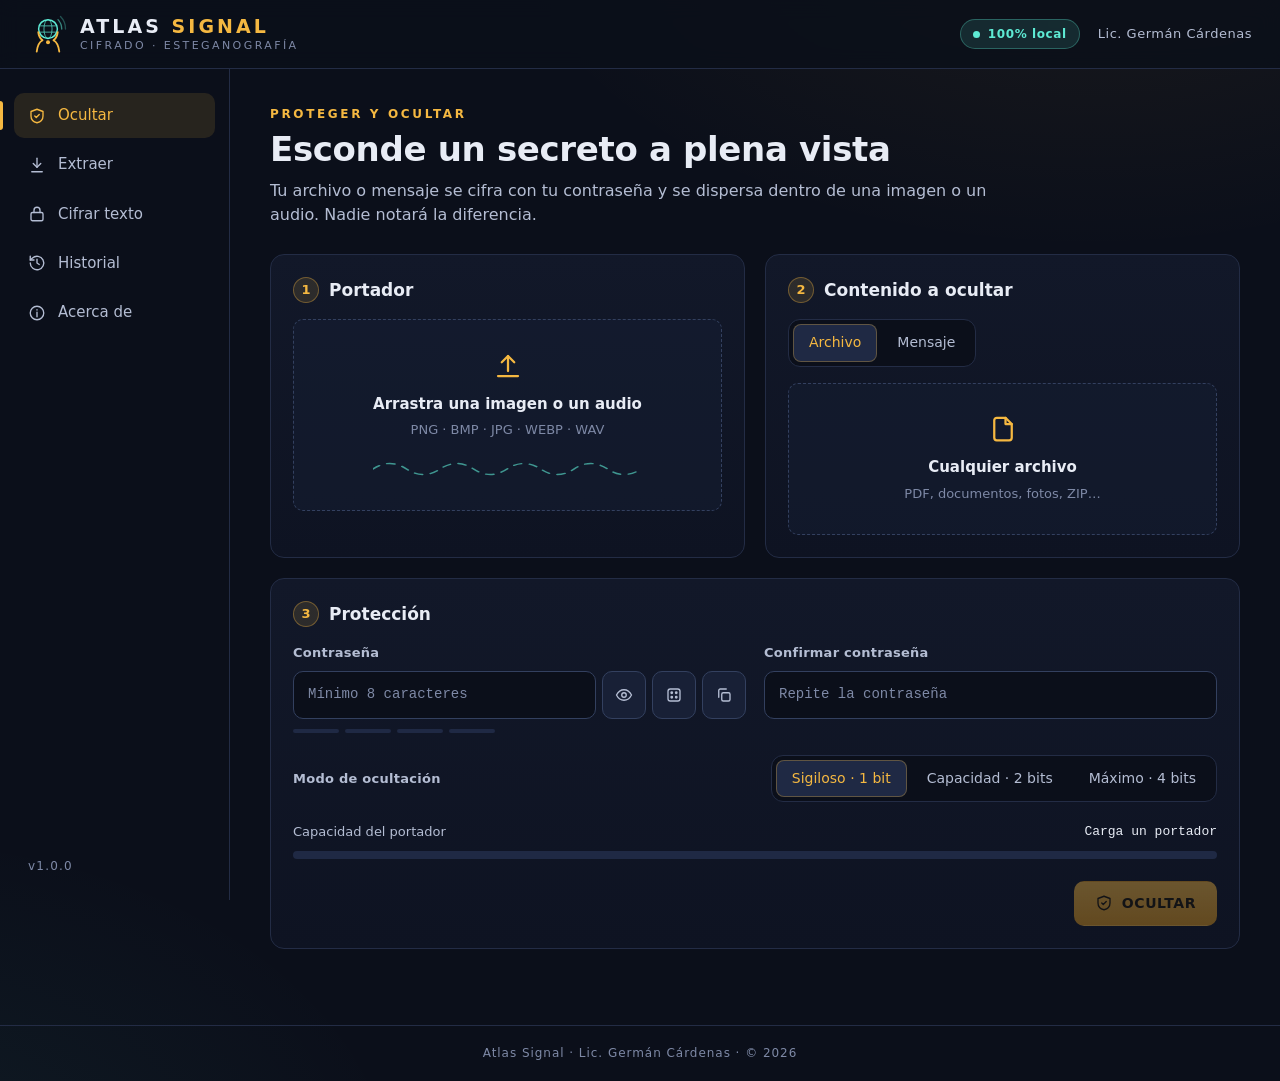
<file: index.html>
<!doctype html>
<html lang="es">
<head>
  <meta charset="utf-8">
  <meta name="viewport" content="width=device-width, initial-scale=1">
  <title>Atlas Signal</title>
  <meta name="description" content="Atlas Signal — cifra y oculta archivos y mensajes dentro de imágenes y audio. Todo se procesa en tu navegador.">
  <meta name="author" content="Lic. Germán Cárdenas">
  <meta name="theme-color" content="#0B0F1A">
  <link rel="icon" href="assets/logo.svg" type="image/svg+xml">
  <link rel="stylesheet" href="css/styles.css">
</head>
<body>
  <svg width="0" height="0" style="position:absolute" aria-hidden="true">
    <defs>
      <symbol id="i-hide" viewBox="0 0 24 24"><path d="M12 3 4 6v6c0 5 3.5 8 8 9 4.5-1 8-4 8-9V6l-8-3Z"/><path d="m9 12 2 2 4-4"/></symbol>
      <symbol id="i-extract" viewBox="0 0 24 24"><path d="M12 3v12"/><path d="m7 10 5 5 5-5"/><path d="M5 21h14"/></symbol>
      <symbol id="i-text" viewBox="0 0 24 24"><rect x="4" y="10" width="16" height="11" rx="2"/><path d="M8 10V7a4 4 0 0 1 8 0v3"/></symbol>
      <symbol id="i-history" viewBox="0 0 24 24"><path d="M3 12a9 9 0 1 0 3-6.7L3 8"/><path d="M3 3v5h5"/><path d="M12 7v5l3 2"/></symbol>
      <symbol id="i-info" viewBox="0 0 24 24"><circle cx="12" cy="12" r="9"/><path d="M12 11v6M12 7.5v.5"/></symbol>
      <symbol id="i-upload" viewBox="0 0 24 24"><path d="M12 16V4"/><path d="m7 9 5-5 5 5"/><path d="M4 20h16"/></symbol>
      <symbol id="i-eye" viewBox="0 0 24 24"><path d="M2 12s3.5-7 10-7 10 7 10 7-3.5 7-10 7S2 12 2 12Z"/><circle cx="12" cy="12" r="3"/></symbol>
      <symbol id="i-dice" viewBox="0 0 24 24"><rect x="4" y="4" width="16" height="16" rx="3"/><circle cx="9" cy="9" r="1"/><circle cx="15" cy="15" r="1"/><circle cx="15" cy="9" r="1"/><circle cx="9" cy="15" r="1"/></symbol>
      <symbol id="i-copy" viewBox="0 0 24 24"><rect x="9" y="9" width="11" height="11" rx="2"/><path d="M5 15V6a2 2 0 0 1 2-2h8"/></symbol>
      <symbol id="i-download" viewBox="0 0 24 24"><path d="M12 4v11"/><path d="m7 11 5 5 5-5"/><path d="M4 20h16"/></symbol>
      <symbol id="i-file" viewBox="0 0 24 24"><path d="M14 3H7a2 2 0 0 0-2 2v14a2 2 0 0 0 2 2h10a2 2 0 0 0 2-2V8l-5-5Z"/><path d="M14 3v5h5"/></symbol>
      <symbol id="i-x" viewBox="0 0 24 24"><path d="M6 6l12 12M18 6 6 18"/></symbol>
      <symbol id="i-wave" viewBox="0 0 24 24"><path d="M2 12h2l2-6 3 12 3-9 3 6 2-3h5"/></symbol>
    </defs>
  </svg>

  <header class="topbar">
    <a class="brand" href="#ocultar" aria-label="Atlas Signal, inicio">
      <img src="assets/logo.svg" alt="" width="40" height="40">
      <span class="brand-text">
        <span class="brand-name">Atlas <b>Signal</b></span>
        <span class="brand-tag">Cifrado · Esteganografía</span>
      </span>
    </a>
    <div class="topbar-right">
      <span class="badge-local" title="Ningún archivo ni contraseña sale de este equipo"><span class="dot"></span>100% local</span>
      <span class="author">Lic. Germán Cárdenas</span>
    </div>
  </header>

  <div class="shell">
    <nav class="sidebar" aria-label="Secciones">
      <button class="nav-item active" data-view="ocultar"><svg><use href="#i-hide"/></svg><span>Ocultar</span></button>
      <button class="nav-item" data-view="extraer"><svg><use href="#i-extract"/></svg><span>Extraer</span></button>
      <button class="nav-item" data-view="texto"><svg><use href="#i-text"/></svg><span>Cifrar texto</span></button>
      <button class="nav-item" data-view="historial"><svg><use href="#i-history"/></svg><span>Historial</span></button>
      <button class="nav-item" data-view="acerca"><svg><use href="#i-info"/></svg><span>Acerca de</span></button>
      <div class="sidebar-foot">v1.0.0</div>
    </nav>

    <main>
      <!-- ===================== OCULTAR ===================== -->
      <section class="view active" id="view-ocultar" aria-labelledby="h-ocultar">
        <header class="view-head">
          <p class="eyebrow">Proteger y ocultar</p>
          <h1 id="h-ocultar">Esconde un secreto a plena vista</h1>
          <p class="lead">Tu archivo o mensaje se cifra con tu contraseña y se dispersa dentro de una imagen o un audio. Nadie notará la diferencia.</p>
        </header>

        <div class="grid-2">
          <article class="card">
            <h2 class="step"><span>1</span>Portador</h2>
            <label class="drop" id="coverDrop">
              <input type="file" id="coverInput" accept=".png,.bmp,.jpg,.jpeg,.webp,.gif,.wav,image/*,audio/wav,audio/x-wav">
              <div class="drop-empty">
                <svg class="drop-icon"><use href="#i-upload"/></svg>
                <strong>Arrastra una imagen o un audio</strong>
                <span>PNG · BMP · JPG · WEBP · WAV</span>
                <svg class="wave" viewBox="0 0 200 24" preserveAspectRatio="none"><path d="M0 12 Q 12.5 0 25 12 T 50 12 T 75 12 T 100 12 T 125 12 T 150 12 T 175 12 T 200 12"/></svg>
              </div>
              <div class="drop-filled" hidden>
                <div class="preview" id="coverPreview"></div>
                <div class="file-meta">
                  <strong id="coverName"></strong>
                  <span id="coverInfo"></span>
                  <span class="link-like">Cambiar archivo</span>
                </div>
              </div>
            </label>
            <p class="hint" id="coverHint" hidden></p>
          </article>

          <article class="card">
            <h2 class="step"><span>2</span>Contenido a ocultar</h2>
            <div class="segmented" role="tablist" id="payloadMode">
              <button role="tab" aria-selected="true" data-mode="file">Archivo</button>
              <button role="tab" aria-selected="false" data-mode="text">Mensaje</button>
            </div>
            <div id="payloadFileBox">
              <label class="drop drop-sm" id="payloadDrop">
                <input type="file" id="payloadInput">
                <div class="drop-empty">
                  <svg class="drop-icon"><use href="#i-file"/></svg>
                  <strong>Cualquier archivo</strong>
                  <span>PDF, documentos, fotos, ZIP…</span>
                </div>
                <div class="drop-filled" hidden>
                  <svg class="file-glyph"><use href="#i-file"/></svg>
                  <div class="file-meta">
                    <strong id="payloadName"></strong>
                    <span id="payloadInfo"></span>
                    <span class="link-like">Cambiar archivo</span>
                  </div>
                </div>
              </label>
            </div>
            <div id="payloadTextBox" hidden>
              <textarea id="payloadText" rows="6" placeholder="Escribe aquí el mensaje secreto…"></textarea>
              <div class="counter" id="payloadTextCount">0 caracteres</div>
            </div>
          </article>
        </div>

        <article class="card">
          <h2 class="step"><span>3</span>Protección</h2>
          <div class="grid-2 tight">
            <div>
              <label class="field-label" for="hidePw">Contraseña</label>
              <div class="pw" data-pw>
                <input type="password" id="hidePw" autocomplete="new-password" spellcheck="false" placeholder="Mínimo 8 caracteres">
                <button type="button" class="icon-btn" data-toggle title="Mostrar u ocultar"><svg><use href="#i-eye"/></svg></button>
                <button type="button" class="icon-btn" data-generate title="Generar contraseña segura"><svg><use href="#i-dice"/></svg></button>
                <button type="button" class="icon-btn" data-copy title="Copiar contraseña"><svg><use href="#i-copy"/></svg></button>
              </div>
              <div class="strength" id="hideStrength"><i></i><i></i><i></i><i></i><span></span></div>
            </div>
            <div>
              <label class="field-label" for="hidePw2">Confirmar contraseña</label>
              <div class="pw">
                <input type="password" id="hidePw2" autocomplete="new-password" spellcheck="false" placeholder="Repite la contraseña">
              </div>
              <p class="hint" id="pwMatch"></p>
            </div>
          </div>

          <div class="mode-row">
            <span class="field-label">Modo de ocultación</span>
            <div class="segmented" id="depthMode">
              <button aria-selected="true" data-depth="1" title="Modifica 1 bit por canal: más difícil de detectar">Sigiloso · 1 bit</button>
              <button aria-selected="false" data-depth="2" title="Modifica 2 bits por canal: doble de capacidad">Capacidad · 2 bits</button>
              <button aria-selected="false" data-depth="4" title="Modifica 4 bits por canal: cuádruple de capacidad; puede notarse un leve granulado en zonas lisas">Máximo · 4 bits</button>
            </div>
          </div>

          <div class="capacity">
            <div class="capacity-head"><span>Capacidad del portador</span><span id="capText">—</span></div>
            <div class="bar"><div id="capBar"></div></div>
            <p class="hint bad" id="capHint" hidden></p>
          </div>

          <div class="actions">
            <button class="btn btn-primary" id="hideBtn" disabled><svg><use href="#i-hide"/></svg>Ocultar</button>
          </div>
        </article>

        <article class="card result" id="hideResult" hidden>
          <div class="result-preview" id="hideResultPreview"></div>
          <div class="result-body">
            <p class="eyebrow ok">Listo</p>
            <h2>Secreto oculto con éxito</h2>
            <dl class="meta-list" id="hideResultMeta"></dl>
            <div class="actions left">
              <a class="btn btn-primary" id="hideDownload" download><svg><use href="#i-download"/></svg>Descargar archivo</a>
            </div>
            <p class="notice">Guarda tu contraseña: sin ella el contenido es irrecuperable. Al compartir el archivo, envíalo como <b>documento</b> o dentro de un ZIP; WhatsApp, Telegram o Instagram recomprimen las imágenes y audios y destruyen el contenido oculto.</p>
          </div>
        </article>
      </section>

      <!-- ===================== EXTRAER ===================== -->
      <section class="view" id="view-extraer" aria-labelledby="h-extraer">
        <header class="view-head">
          <p class="eyebrow">Revelar</p>
          <h1 id="h-extraer">Recupera lo que está oculto</h1>
          <p class="lead">Carga el PNG o WAV generado por Atlas Signal e introduce la contraseña.</p>
        </header>

        <article class="card">
          <div class="grid-2 tight">
            <label class="drop" id="stegoDrop">
              <input type="file" id="stegoInput" accept=".png,.wav,image/png,audio/wav,audio/x-wav">
              <div class="drop-empty">
                <svg class="drop-icon"><use href="#i-upload"/></svg>
                <strong>Arrastra el archivo con el secreto</strong>
                <span>PNG · WAV</span>
              </div>
              <div class="drop-filled" hidden>
                <div class="preview" id="stegoPreview"></div>
                <div class="file-meta">
                  <strong id="stegoName"></strong>
                  <span id="stegoInfo"></span>
                  <span class="link-like">Cambiar archivo</span>
                </div>
              </div>
            </label>
            <div class="stack">
              <div>
                <label class="field-label" for="extractPw">Contraseña</label>
                <div class="pw" data-pw>
                  <input type="password" id="extractPw" autocomplete="current-password" spellcheck="false" placeholder="La contraseña usada al ocultar">
                  <button type="button" class="icon-btn" data-toggle title="Mostrar u ocultar"><svg><use href="#i-eye"/></svg></button>
                </div>
              </div>
              <div class="actions left">
                <button class="btn btn-primary" id="extractBtn" disabled><svg><use href="#i-extract"/></svg>Extraer</button>
              </div>
            </div>
          </div>
        </article>

        <article class="card result" id="extractResult" hidden>
          <div class="result-body wide">
            <p class="eyebrow ok">Contenido recuperado</p>
            <div id="extractText" hidden>
              <textarea id="extractTextOut" rows="8" readonly></textarea>
              <div class="actions left"><button class="btn" id="extractCopy"><svg><use href="#i-copy"/></svg>Copiar mensaje</button></div>
            </div>
            <div id="extractFile" hidden>
              <div class="file-card">
                <svg class="file-glyph"><use href="#i-file"/></svg>
                <div class="file-meta"><strong id="extractFileName"></strong><span id="extractFileInfo"></span></div>
                <a class="btn btn-primary" id="extractDownload" download><svg><use href="#i-download"/></svg>Descargar</a>
              </div>
            </div>
          </div>
        </article>
      </section>

      <!-- ===================== TEXTO ===================== -->
      <section class="view" id="view-texto" aria-labelledby="h-texto">
        <header class="view-head">
          <p class="eyebrow">Sin portador</p>
          <h1 id="h-texto">Cifra y descifra mensajes</h1>
          <p class="lead">Convierte un mensaje en un bloque cifrado que puedes enviar por cualquier medio. Solo quien conozca la contraseña podrá leerlo.</p>
        </header>
        <article class="card">
          <label class="field-label" for="txtIn">Mensaje o texto cifrado (AS1.…)</label>
          <textarea id="txtIn" rows="6" placeholder="Escribe un mensaje para cifrar o pega un texto AS1.… para descifrar"></textarea>
          <div class="grid-2 tight top-gap">
            <div>
              <label class="field-label" for="txtPw">Contraseña</label>
              <div class="pw" data-pw>
                <input type="password" id="txtPw" autocomplete="off" spellcheck="false" placeholder="Mínimo 8 caracteres">
                <button type="button" class="icon-btn" data-toggle title="Mostrar u ocultar"><svg><use href="#i-eye"/></svg></button>
                <button type="button" class="icon-btn" data-generate title="Generar contraseña segura"><svg><use href="#i-dice"/></svg></button>
                <button type="button" class="icon-btn" data-copy title="Copiar contraseña"><svg><use href="#i-copy"/></svg></button>
              </div>
            </div>
            <div class="actions left end">
              <button class="btn btn-primary" id="txtEncrypt"><svg><use href="#i-text"/></svg>Cifrar</button>
              <button class="btn" id="txtDecrypt"><svg><use href="#i-extract"/></svg>Descifrar</button>
            </div>
          </div>
          <div id="txtOutBox" class="top-gap" hidden>
            <label class="field-label" for="txtOut" id="txtOutLabel">Resultado</label>
            <textarea id="txtOut" rows="6" readonly class="mono"></textarea>
            <div class="actions left"><button class="btn" id="txtCopy"><svg><use href="#i-copy"/></svg>Copiar resultado</button></div>
          </div>
        </article>
      </section>

      <!-- ===================== HISTORIAL ===================== -->
      <section class="view" id="view-historial" aria-labelledby="h-historial">
        <header class="view-head">
          <p class="eyebrow">Registro local</p>
          <h1 id="h-historial">Historial de operaciones</h1>
          <p class="lead">Se guarda solo en este navegador y nunca incluye contraseñas ni contenido. Está desactivado por defecto.</p>
        </header>
        <article class="card">
          <div class="history-bar">
            <label class="switch"><input type="checkbox" id="histToggle"><span></span>Registrar operaciones</label>
            <button class="btn btn-ghost" id="histClear"><svg><use href="#i-x"/></svg>Borrar historial</button>
          </div>
          <div class="table-wrap">
            <table class="history">
              <thead><tr><th>Fecha</th><th>Operación</th><th>Portador</th><th>Contenido</th><th>Resultado</th></tr></thead>
              <tbody id="histBody"></tbody>
            </table>
          </div>
          <p class="empty" id="histEmpty">Todavía no hay operaciones registradas.</p>
        </article>
      </section>

      <!-- ===================== ACERCA ===================== -->
      <section class="view" id="view-acerca" aria-labelledby="h-acerca">
        <header class="view-head">
          <p class="eyebrow">Atlas Signal v1.0.0</p>
          <h1 id="h-acerca">Como el titán que sostiene el mundo</h1>
          <p class="lead">Atlas Signal carga tu secreto dentro de la señal de una imagen o un audio: invisible para el ojo y el oído, ilegible sin tu contraseña.</p>
        </header>

        <div class="grid-3">
          <article class="card feature"><span class="num">01</span><h3>Cifrado fuerte</h3><p>AES-256-GCM con una clave derivada de tu contraseña mediante PBKDF2 (600.000 iteraciones). Cualquier alteración se detecta.</p></article>
          <article class="card feature"><span class="num">02</span><h3>Dispersión con clave</h3><p>Los bits cifrados se reparten en posiciones pseudoaleatorias que solo tu contraseña conoce. Sin cabeceras ni firmas visibles.</p></article>
          <article class="card feature"><span class="num">03</span><h3>100% en tu equipo</h3><p>Todo ocurre en tu navegador. Ningún archivo, mensaje ni contraseña se envía a internet. Funciona incluso sin conexión.</p></article>
        </div>

        <article class="card prose">
          <h2>Buenas prácticas</h2>
          <ul>
            <li><b>Usa contraseñas largas</b>. El botón <svg class="inline"><use href="#i-dice"/></svg> genera una de 20 caracteres.</li>
            <li><b>Comparte la contraseña por otro canal</b>, nunca junto al archivo.</li>
            <li><b>No dejes que recompriman el archivo.</b> Envíalo como documento o dentro de un ZIP. Cualquier edición, recorte o conversión destruye el contenido oculto.</li>
            <li><b>Elige portadores con textura</b>: fotografías con detalle y audio con sonido continuo disimulan mejor los cambios que fondos planos o silencios.</li>
            <li><b>El modo Sigiloso</b> (1 bit) es más difícil de detectar; usa <b>Capacidad</b> (2 bits) solo si el contenido no cabe.</li>
          </ul>
          <h2>Formatos</h2>
          <p>Portadores de entrada: PNG, BMP, JPG, WEBP, GIF y WAV (PCM 8/16/24/32 bits o flotante). Las imágenes se guardan siempre como PNG sin pérdida y los audios como WAV.</p>
          <h2>Uso responsable</h2>
          <p>Atlas Signal es una herramienta de privacidad y aprendizaje. Úsala respetando las leyes aplicables.</p>
          <p class="signature">Desarrollado por el <b>Lic. Germán Cárdenas</b> · © 2026 · Licencia MIT</p>
        </article>
      </section>
    </main>
  </div>

  <footer class="footer">Atlas Signal · Lic. Germán Cárdenas · © 2026</footer>

  <div class="overlay" id="overlay" hidden>
    <div class="overlay-card" role="status" aria-live="polite">
      <svg class="ring" viewBox="0 0 120 120"><circle cx="60" cy="60" r="52" class="ring-bg"/><circle cx="60" cy="60" r="52" class="ring-fg" id="ringFg"/></svg>
      <div class="overlay-pct" id="overlayPct">0%</div>
      <div class="overlay-msg" id="overlayMsg">Procesando…</div>
    </div>
  </div>

  <div class="toasts" id="toasts" aria-live="polite"></div>

  <script src="js/vendor/pako.min.js"></script>
  <script src="js/vendor/UPNG.js"></script>
  <script src="js/core/crypto.js"></script>
  <script src="js/core/stego.js"></script>
  <script src="js/core/carriers.js"></script>
  <script src="js/app.js"></script>
</body>
</html>
</file>
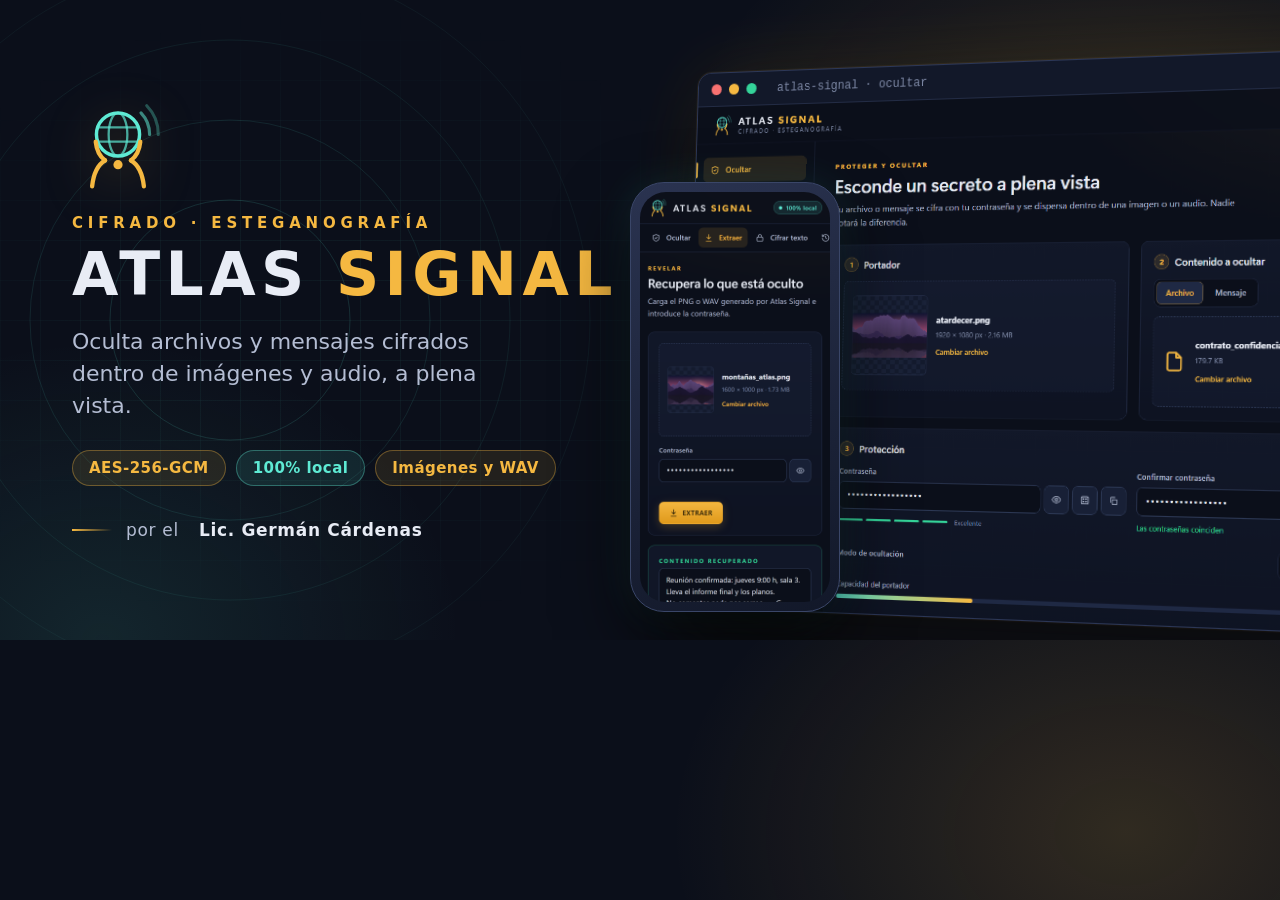
<file: docs/banner.html>
<!doctype html>
<html lang="es">
<head>
<meta charset="utf-8">
<title>Atlas Signal — portada</title>
<!-- Fuente de la portada del README. Para regenerarla:
     chrome --headless=new --window-size=1280,640 --force-device-scale-factor=2 --hide-scrollbars --screenshot=portada.png docs/banner.html -->
<style>
  :root { --bg:#0b0f1a; --gold:#f5b841; --gold-2:#e09a1c; --cyan:#5eead4; --text:#e8ecf5; --text-2:#b4bdd3; --muted:#7e89a6; --border:#232c45; }
  * { box-sizing: border-box; margin: 0; }
  html, body { width: 1280px; height: 640px; overflow: hidden; }
  body {
    position: relative;
    background:
      radial-gradient(700px 520px at 88% 30%, rgba(245,184,65,.16), transparent 65%),
      radial-gradient(600px 500px at 8% 100%, rgba(94,234,212,.10), transparent 60%),
      var(--bg);
    color: var(--text);
    font-family: "Segoe UI Variable Display", "Segoe UI", system-ui, sans-serif;
  }
  .grid {
    position: absolute; inset: 0;
    background-image: linear-gradient(rgba(94,234,212,.05) 1px, transparent 1px), linear-gradient(90deg, rgba(94,234,212,.05) 1px, transparent 1px);
    background-size: 40px 40px;
    mask-image: radial-gradient(600px 420px at 25% 50%, #000 30%, transparent 75%);
  }
  .rings { position: absolute; left: -150px; top: 50%; transform: translateY(-50%); width: 760px; height: 760px; }
  .rings circle { fill: none; stroke: var(--cyan); }

  .left { position: absolute; left: 72px; top: 0; bottom: 0; width: 520px; display: flex; flex-direction: column; justify-content: center; }
  .logo { width: 92px; height: 92px; margin-bottom: 22px; filter: drop-shadow(0 6px 24px rgba(245,184,65,.25)); }
  .eyebrow { font-size: 15px; font-weight: 700; letter-spacing: .32em; color: var(--gold); text-transform: uppercase; margin-bottom: 12px; }
  h1 { font-size: 60px; line-height: 1; font-weight: 600; letter-spacing: .09em; text-transform: uppercase; margin-bottom: 22px; white-space: nowrap; }
  h1 b { color: var(--gold); font-weight: 700; }
  .tagline { font-size: 22px; line-height: 1.45; color: var(--text-2); max-width: 450px; margin-bottom: 28px; }
  .chips { display: flex; gap: 10px; flex-wrap: wrap; margin-bottom: 34px; }
  .chip { padding: 8px 16px; border-radius: 999px; font-size: 15px; font-weight: 600; letter-spacing: .03em; border: 1px solid rgba(245,184,65,.35); background: rgba(245,184,65,.10); color: var(--gold); }
  .chip.c { border-color: rgba(94,234,212,.35); background: rgba(94,234,212,.10); color: var(--cyan); }
  .sig { display: flex; align-items: center; gap: 14px; font-size: 17px; color: var(--text-2); letter-spacing: .04em; }
  .sig::before { content: ""; width: 40px; height: 2px; background: linear-gradient(90deg, var(--gold), transparent); }
  .sig b { color: var(--text); font-weight: 600; }

  .stage { position: absolute; left: 690px; top: 70px; width: 820px; height: 520px; perspective: 1800px; }
  .window {
    position: absolute; left: 0; top: 0; width: 800px; border-radius: 14px; overflow: hidden;
    border: 1px solid #2c3757; background: #0e1322;
    box-shadow: 0 40px 90px rgba(0,0,0,.6), 0 0 0 1px rgba(245,184,65,.08), 0 0 80px rgba(245,184,65,.10);
    transform: rotateY(-14deg) rotateX(4deg); transform-origin: left center;
  }
  .bar { height: 34px; display: flex; align-items: center; gap: 8px; padding: 0 14px; background: #121829; border-bottom: 1px solid var(--border); }
  .bar i { width: 11px; height: 11px; border-radius: 50%; background: #2c3757; }
  .bar i:nth-child(1) { background: #f87171; } .bar i:nth-child(2) { background: var(--gold); } .bar i:nth-child(3) { background: #34d399; }
  .bar span { margin-left: 14px; font: 12px "Cascadia Code", Consolas, monospace; color: var(--muted); }
  .window img { display: block; width: 100%; }

  .phone {
    position: absolute; left: -60px; top: 112px; width: 210px; height: 430px; border-radius: 34px; padding: 9px;
    background: linear-gradient(160deg, #2a3350, #121829); border: 1px solid #3a4668;
    box-shadow: 0 30px 70px rgba(0,0,0,.7), 0 0 40px rgba(94,234,212,.12);
  }
  .phone .screen { width: 100%; height: 100%; border-radius: 26px; overflow: hidden; background: #0b0f1a; }
  .phone img { width: 100%; display: block; }
</style>
</head>
<body>
  <div class="grid"></div>
  <svg class="rings" viewBox="0 0 760 760" aria-hidden="true">
    <circle cx="380" cy="380" r="120" opacity=".14"/><circle cx="380" cy="380" r="200" opacity=".10"/>
    <circle cx="380" cy="380" r="280" opacity=".07"/><circle cx="380" cy="380" r="360" opacity=".05"/>
  </svg>

  <section class="left">
    <img class="logo" src="../assets/logo.svg" alt="">
    <div class="eyebrow">Cifrado · Esteganografía</div>
    <h1>Atlas <b>Signal</b></h1>
    <p class="tagline">Oculta archivos y mensajes cifrados dentro de imágenes y audio, a plena vista.</p>
    <div class="chips">
      <span class="chip">AES-256-GCM</span>
      <span class="chip c">100% local</span>
      <span class="chip">Imágenes y WAV</span>
    </div>
    <div class="sig">por el&nbsp;<b>Lic. Germán Cárdenas</b></div>
  </section>

  <div class="stage">
    <div class="window">
      <div class="bar"><i></i><i></i><i></i><span>atlas-signal · ocultar</span></div>
      <img src="img/ocultar.png" alt="">
    </div>
    <div class="phone"><div class="screen"><img src="img/movil-extraer.png" alt=""></div></div>
  </div>
</body>
</html>
</file>
<file: css/styles.css>
/* Atlas Signal — estilo "Titán"
   © 2026 Germán Cárdenas — Licencia MIT */

:root {
  --bg: #0b0f1a;
  --bg-2: #0e1322;
  --surface: #121829;
  --surface-2: #182036;
  --surface-3: #1f2944;
  --border: #232c45;
  --border-strong: #33405f;
  --text: #e8ecf5;
  --text-2: #b4bdd3;
  --muted: #7e89a6;
  --gold: #f5b841;
  --gold-2: #e09a1c;
  --gold-soft: rgba(245, 184, 65, 0.12);
  --cyan: #5eead4;
  --cyan-soft: rgba(94, 234, 212, 0.12);
  --danger: #f87171;
  --ok: #34d399;
  --radius: 14px;
  --radius-sm: 10px;
  --shadow: 0 10px 30px rgba(0, 0, 0, 0.35);
  --font: "Segoe UI Variable Text", "Segoe UI", system-ui, -apple-system, Roboto, "Helvetica Neue", Arial, sans-serif;
  --font-display: "Segoe UI Variable Display", "Segoe UI", system-ui, -apple-system, Roboto, sans-serif;
  --mono: "Cascadia Code", Consolas, "SF Mono", Menlo, monospace;
  color-scheme: dark;
}

* { box-sizing: border-box; }
html, body { margin: 0; }
body {
  min-height: 100vh;
  display: flex;
  flex-direction: column;
  background:
    radial-gradient(1000px 600px at 85% -10%, rgba(245, 184, 65, 0.07), transparent 60%),
    radial-gradient(900px 600px at -10% 110%, rgba(94, 234, 212, 0.06), transparent 60%),
    var(--bg);
  color: var(--text);
  font: 15px/1.55 var(--font);
  -webkit-font-smoothing: antialiased;
}
[hidden] { display: none !important; }
svg { width: 18px; height: 18px; fill: none; stroke: currentColor; stroke-width: 1.8; stroke-linecap: round; stroke-linejoin: round; flex: none; }
button, input, textarea { font: inherit; color: inherit; }
a { color: var(--gold); }
:focus-visible { outline: 2px solid var(--gold); outline-offset: 2px; }

/* ---------- barra superior ---------- */
.topbar {
  display: flex; align-items: center; justify-content: space-between; gap: 16px;
  padding: 14px 28px;
  border-bottom: 1px solid var(--border);
  background: rgba(11, 15, 26, 0.8);
  backdrop-filter: blur(10px);
  position: sticky; top: 0; z-index: 20;
}
.brand { display: flex; align-items: center; gap: 12px; text-decoration: none; color: var(--text); }
.brand-text { display: flex; flex-direction: column; line-height: 1.1; }
.brand-name { font: 600 19px/1.1 var(--font-display); letter-spacing: 0.16em; text-transform: uppercase; }
.brand-name b { color: var(--gold); font-weight: 700; }
.brand-tag { font-size: 11px; letter-spacing: 0.22em; text-transform: uppercase; color: var(--muted); margin-top: 4px; }
.topbar-right { display: flex; align-items: center; gap: 18px; }
.author { font-size: 13px; color: var(--text-2); letter-spacing: 0.04em; }
.badge-local {
  display: inline-flex; align-items: center; gap: 8px;
  padding: 5px 12px; border-radius: 999px;
  border: 1px solid rgba(94, 234, 212, 0.3); background: var(--cyan-soft);
  color: var(--cyan); font-size: 12px; font-weight: 600; letter-spacing: 0.05em;
}
.badge-local .dot { width: 7px; height: 7px; border-radius: 50%; background: var(--cyan); box-shadow: 0 0 0 0 rgba(94, 234, 212, 0.6); animation: pulse 2.4s infinite; }
@keyframes pulse { 0% { box-shadow: 0 0 0 0 rgba(94, 234, 212, 0.5); } 70% { box-shadow: 0 0 0 8px rgba(94, 234, 212, 0); } 100% { box-shadow: 0 0 0 0 rgba(94, 234, 212, 0); } }

/* ---------- estructura ---------- */
.shell { flex: 1; display: grid; grid-template-columns: 230px minmax(0, 1fr); }
.shell > * { min-width: 0; }
.sidebar {
  position: sticky; top: 69px; align-self: start;
  height: calc(100vh - 69px);
  display: flex; flex-direction: column; gap: 4px;
  padding: 24px 14px;
  border-right: 1px solid var(--border);
}
.nav-item {
  display: flex; align-items: center; gap: 12px;
  padding: 11px 14px; border: 0; border-radius: var(--radius-sm);
  background: transparent; color: var(--text-2); cursor: pointer; text-align: left;
  font-weight: 500; transition: background 0.15s, color 0.15s;
  position: relative;
}
.nav-item:hover { background: var(--surface); color: var(--text); }
.nav-item.active { background: var(--gold-soft); color: var(--gold); }
.nav-item.active::before { content: ""; position: absolute; left: -14px; top: 8px; bottom: 8px; width: 3px; border-radius: 0 3px 3px 0; background: var(--gold); }
.sidebar-foot { margin-top: auto; padding: 0 14px; font-size: 12px; color: var(--muted); letter-spacing: 0.1em; }

main { padding: 36px 40px 56px; max-width: 1180px; width: 100%; }
.view { display: none; animation: rise 0.25s ease; }
.view.active { display: block; }
@keyframes rise { from { opacity: 0; transform: translateY(6px); } to { opacity: 1; transform: none; } }

.view-head { margin-bottom: 26px; max-width: 720px; }
.eyebrow { margin: 0 0 6px; font-size: 12px; font-weight: 700; letter-spacing: 0.22em; text-transform: uppercase; color: var(--gold); }
.eyebrow.ok { color: var(--ok); }
h1 { margin: 0 0 10px; font: 600 clamp(26px, 3vw, 34px)/1.15 var(--font-display); letter-spacing: -0.01em; }
h2 { font: 600 17px/1.3 var(--font-display); margin: 0 0 16px; }
h3 { font: 600 16px/1.3 var(--font-display); margin: 6px 0 8px; }
.lead { margin: 0; color: var(--text-2); font-size: 16px; }

.grid-2 { display: grid; grid-template-columns: repeat(2, minmax(0, 1fr)); gap: 20px; }
.grid-2.tight { gap: 18px; }
.grid-3 { display: grid; grid-template-columns: repeat(3, minmax(0, 1fr)); gap: 20px; margin-bottom: 20px; }
.stack { display: flex; flex-direction: column; gap: 18px; justify-content: center; }
.top-gap { margin-top: 18px; }

.card {
  background: linear-gradient(180deg, var(--surface) 0%, var(--bg-2) 100%);
  border: 1px solid var(--border);
  border-radius: var(--radius);
  padding: 22px;
  margin-bottom: 20px;
}
.grid-2 > .card, .grid-3 > .card { margin-bottom: 0; }
.grid-2 + .card { margin-top: 20px; }

.step { display: flex; align-items: center; gap: 10px; }
.step span {
  display: inline-grid; place-items: center; width: 26px; height: 26px; border-radius: 50%;
  background: var(--gold-soft); color: var(--gold); border: 1px solid rgba(245, 184, 65, 0.35);
  font-size: 13px; font-weight: 700;
}

/* ---------- zonas de arrastre ---------- */
.drop {
  position: relative; display: block; cursor: pointer;
  border: 1.5px dashed var(--border-strong); border-radius: var(--radius-sm);
  background: rgba(24, 32, 54, 0.45);
  transition: border-color 0.15s, background 0.15s;
  min-height: 190px;
}
.drop-sm { min-height: 150px; }
.drop:hover, .drop.drag { border-color: var(--gold); background: var(--gold-soft); }
.drop input { position: absolute; inset: 0; opacity: 0; cursor: pointer; width: 100%; }
.drop-empty {
  height: 100%; min-height: inherit;
  display: flex; flex-direction: column; align-items: center; justify-content: center; gap: 4px;
  padding: 22px; text-align: center; pointer-events: none;
}
.drop-empty strong { font-weight: 600; }
.drop-empty span { color: var(--muted); font-size: 13px; }
.drop-icon { width: 30px; height: 30px; color: var(--gold); margin-bottom: 8px; }
.wave { width: 70%; height: 22px; margin-top: 14px; stroke: var(--cyan); stroke-width: 1.5; opacity: 0.6; }
.wave path { stroke-dasharray: 6 6; animation: flow 3s linear infinite; }
@keyframes flow { to { stroke-dashoffset: -48; } }

.drop-filled { display: flex; align-items: center; gap: 16px; padding: 16px; min-height: inherit; pointer-events: none; }
.preview {
  width: 140px; height: 140px; flex: none; border-radius: 8px; overflow: hidden;
  background: repeating-conic-gradient(#1a2238 0 25%, #141b2e 0 50%) 0 0 / 16px 16px;
  display: grid; place-items: center; border: 1px solid var(--border);
}
.preview img { width: 100%; height: 100%; object-fit: contain; }
.preview .audio-glyph { width: 56px; height: 56px; color: var(--cyan); }
.file-meta { display: flex; flex-direction: column; gap: 4px; min-width: 0; }
.file-meta strong { overflow-wrap: anywhere; }
.file-meta span { color: var(--muted); font-size: 13px; }
.file-meta .link-like { color: var(--gold); font-weight: 600; margin-top: 6px; }
.file-glyph { width: 40px; height: 40px; color: var(--gold); }

/* ---------- formularios ---------- */
.segmented {
  display: inline-flex; padding: 4px; gap: 4px; margin-bottom: 16px;
  background: var(--bg); border: 1px solid var(--border); border-radius: 12px;
}
.segmented button {
  border: 0; background: transparent; color: var(--text-2);
  padding: 8px 16px; border-radius: 8px; cursor: pointer; font-weight: 500; font-size: 14px;
}
.segmented button[aria-selected="true"] { background: var(--surface-3); color: var(--gold); box-shadow: inset 0 0 0 1px rgba(245, 184, 65, 0.3); }

.field-label { display: block; font-size: 13px; font-weight: 600; color: var(--text-2); margin-bottom: 8px; letter-spacing: 0.02em; }
textarea, .pw input {
  width: 100%; background: var(--bg); border: 1px solid var(--border-strong); border-radius: var(--radius-sm);
  padding: 12px 14px; outline: none; transition: border-color 0.15s, box-shadow 0.15s;
}
textarea { resize: vertical; min-height: 110px; }
textarea:focus, .pw input:focus { border-color: var(--gold); box-shadow: 0 0 0 3px var(--gold-soft); }
textarea::placeholder, input::placeholder { color: var(--muted); }
.mono, .pw input { font-family: var(--mono); font-size: 14px; }
.counter { text-align: right; font-size: 12px; color: var(--muted); margin-top: 6px; }

.pw { display: flex; gap: 6px; }
.pw input { flex: 1; min-width: 0; }
.icon-btn {
  display: grid; place-items: center; width: 44px; flex: none;
  border: 1px solid var(--border-strong); background: var(--surface-2); border-radius: var(--radius-sm);
  color: var(--text-2); cursor: pointer;
}
.icon-btn:hover { color: var(--gold); border-color: var(--gold); }

.strength { display: flex; align-items: center; gap: 6px; margin-top: 10px; }
.strength i { flex: 1; max-width: 46px; height: 4px; border-radius: 4px; background: var(--surface-3); transition: background 0.2s; }
.strength span { font-size: 12px; color: var(--muted); margin-left: 6px; }
.strength[data-level="0"] i:nth-child(-n+1) { background: var(--danger); }
.strength[data-level="1"] i:nth-child(-n+2) { background: #fb923c; }
.strength[data-level="2"] i:nth-child(-n+3) { background: var(--gold); }
.strength[data-level="3"] i:nth-child(-n+4), .strength[data-level="4"] i { background: var(--ok); }

.hint { font-size: 13px; color: var(--muted); margin: 10px 0 0; }
.hint.bad { color: var(--danger); }
.hint.good { color: var(--ok); }

.mode-row { display: flex; align-items: center; justify-content: space-between; flex-wrap: wrap; gap: 8px 16px; margin-top: 22px; }
.mode-row .field-label { margin: 0; }
.mode-row .segmented { margin: 0; }

.capacity { margin-top: 20px; }
.capacity-head { display: flex; justify-content: space-between; font-size: 13px; color: var(--text-2); margin-bottom: 8px; gap: 12px; }
.capacity-head span:last-child { font-family: var(--mono); color: var(--text); text-align: right; }
.bar { height: 8px; border-radius: 8px; background: var(--surface-3); overflow: hidden; }
.bar div { height: 100%; width: 0; border-radius: inherit; background: linear-gradient(90deg, var(--cyan), var(--gold)); transition: width 0.3s; }
.bar div.over { background: var(--danger); }

/* ---------- botones ---------- */
.actions { display: flex; justify-content: flex-end; gap: 10px; margin-top: 22px; flex-wrap: wrap; }
.actions.left { justify-content: flex-start; }
.actions.end { align-items: flex-end; margin-top: 0; }
.btn {
  display: inline-flex; align-items: center; justify-content: center; gap: 9px;
  padding: 11px 20px; border-radius: var(--radius-sm); cursor: pointer;
  border: 1px solid var(--border-strong); background: var(--surface-2); color: var(--text);
  font-weight: 600; text-decoration: none; transition: transform 0.1s, background 0.15s, border-color 0.15s, box-shadow 0.15s;
  min-height: 44px;
}
.btn:hover { border-color: var(--gold); }
.btn:active { transform: translateY(1px); }
.btn-primary {
  background: linear-gradient(180deg, var(--gold) 0%, var(--gold-2) 100%); color: #1b1404; border-color: transparent;
  box-shadow: 0 6px 20px rgba(245, 184, 65, 0.22);
  letter-spacing: 0.04em; text-transform: uppercase; font-size: 14px;
}
.btn-primary:hover { box-shadow: 0 8px 26px rgba(245, 184, 65, 0.35); border-color: transparent; }
.btn:disabled { opacity: 0.4; cursor: not-allowed; box-shadow: none; }
.btn-ghost { background: transparent; }

/* ---------- resultados ---------- */
.result { display: flex; gap: 22px; align-items: flex-start; border-color: rgba(52, 211, 153, 0.35); }
.result-preview { flex: none; }
.result-preview .preview { width: 180px; height: 180px; }
.result-body { min-width: 0; flex: 1; }
.result-body.wide { width: 100%; }
.meta-list { display: grid; grid-template-columns: auto 1fr; gap: 6px 18px; margin: 0; font-size: 14px; }
.meta-list dt { color: var(--muted); }
.meta-list dd { margin: 0; overflow-wrap: anywhere; }
.notice { margin: 18px 0 0; padding: 12px 14px; border-radius: var(--radius-sm); background: var(--gold-soft); border: 1px solid rgba(245, 184, 65, 0.25); color: var(--text-2); font-size: 13px; }
.notice b { color: var(--gold); }
.file-card { display: flex; align-items: center; gap: 16px; padding: 14px; border: 1px solid var(--border); border-radius: var(--radius-sm); background: var(--bg); }
.file-card .file-meta { flex: 1; }

/* ---------- historial ---------- */
.history-bar { display: flex; justify-content: space-between; align-items: center; gap: 12px; flex-wrap: wrap; margin-bottom: 16px; }
.switch { display: inline-flex; align-items: center; gap: 12px; cursor: pointer; font-weight: 500; }
.switch input { position: absolute; opacity: 0; width: 1px; height: 1px; }
.switch span { width: 42px; height: 24px; border-radius: 24px; background: var(--surface-3); position: relative; transition: background 0.2s; border: 1px solid var(--border-strong); }
.switch span::after { content: ""; position: absolute; top: 3px; left: 3px; width: 16px; height: 16px; border-radius: 50%; background: var(--text-2); transition: transform 0.2s, background 0.2s; }
.switch input:checked + span { background: var(--gold-soft); border-color: var(--gold); }
.switch input:checked + span::after { transform: translateX(18px); background: var(--gold); }
.switch input:focus-visible + span { outline: 2px solid var(--gold); outline-offset: 2px; }
.table-wrap { overflow-x: auto; }
table.history { width: 100%; border-collapse: collapse; font-size: 14px; }
.history th { text-align: left; font-size: 12px; letter-spacing: 0.12em; text-transform: uppercase; color: var(--muted); font-weight: 600; padding: 10px 12px; border-bottom: 1px solid var(--border); white-space: nowrap; }
.history td { padding: 12px; border-bottom: 1px solid var(--border); color: var(--text-2); }
.history td:first-child { white-space: nowrap; font-family: var(--mono); font-size: 13px; }
.tag { display: inline-block; padding: 2px 10px; border-radius: 999px; font-size: 12px; font-weight: 600; }
.tag.hide { background: var(--gold-soft); color: var(--gold); }
.tag.extract { background: var(--cyan-soft); color: var(--cyan); }
.tag.text { background: rgba(180, 189, 211, 0.12); color: var(--text-2); }
.empty { text-align: center; color: var(--muted); padding: 30px 0 10px; margin: 0; }

/* ---------- acerca ---------- */
.feature .num { font: 700 13px var(--mono); color: var(--gold); letter-spacing: 0.1em; }
.feature p { margin: 0; color: var(--text-2); font-size: 14px; }
.prose h2 { margin-top: 8px; }
.prose h2 + * { margin-top: 0; }
.prose ul { padding-left: 20px; margin: 0 0 22px; color: var(--text-2); }
.prose li { margin-bottom: 8px; }
.prose li b { color: var(--text); }
.prose p { color: var(--text-2); margin: 0 0 22px; }
svg.inline { width: 15px; height: 15px; vertical-align: -2px; color: var(--gold); }
.signature { border-top: 1px solid var(--border); padding-top: 18px; margin-bottom: 0 !important; }
.signature b { color: var(--gold); }

.footer { text-align: center; padding: 18px; font-size: 12px; color: var(--muted); letter-spacing: 0.08em; border-top: 1px solid var(--border); }

/* ---------- overlay de progreso ---------- */
.overlay { position: fixed; inset: 0; z-index: 50; display: grid; place-items: center; background: rgba(6, 9, 16, 0.72); backdrop-filter: blur(4px); }
.overlay-card { position: relative; display: flex; flex-direction: column; align-items: center; gap: 14px; padding: 34px 44px; border-radius: var(--radius); background: var(--surface); border: 1px solid var(--border); box-shadow: var(--shadow); min-width: 260px; }
.ring { width: 120px; height: 120px; transform: rotate(-90deg); }
.ring circle { fill: none; stroke-width: 6; }
.ring-bg { stroke: var(--surface-3); }
.ring-fg { stroke: var(--gold); stroke-linecap: round; stroke-dasharray: 326.7; stroke-dashoffset: 326.7; transition: stroke-dashoffset 0.2s; }
.overlay-pct { position: absolute; top: 34px; height: 120px; display: grid; place-items: center; font: 600 24px var(--font-display); color: var(--gold); }
.overlay-msg { color: var(--text-2); font-size: 14px; }

/* ---------- avisos ---------- */
.toasts { position: fixed; right: 20px; bottom: 20px; z-index: 60; display: flex; flex-direction: column; gap: 10px; max-width: min(380px, calc(100vw - 32px)); }
.toast { padding: 12px 16px; border-radius: var(--radius-sm); background: var(--surface-2); border: 1px solid var(--border-strong); box-shadow: var(--shadow); font-size: 14px; animation: rise 0.2s ease; border-left: 3px solid var(--cyan); }
.toast.error { border-left-color: var(--danger); }
.toast.ok { border-left-color: var(--ok); }

/* ---------- responsive ---------- */
@media (max-width: 980px) {
  .grid-3 { grid-template-columns: 1fr; }
}
@media (max-width: 860px) {
  .topbar { padding: 12px 16px; }
  .author { display: none; }
  .shell { grid-template-columns: 1fr; }
  .sidebar {
    position: sticky; top: 65px; z-index: 15; height: auto; flex-direction: row; overflow-x: auto;
    padding: 8px 12px; border-right: 0; border-bottom: 1px solid var(--border); background: var(--bg);
  }
  .nav-item { white-space: nowrap; padding: 9px 12px; }
  .nav-item.active::before { display: none; }
  .sidebar-foot { display: none; }
  main { padding: 24px 16px 40px; }
  .grid-2 { grid-template-columns: 1fr; }
  .result { flex-direction: column; }
}
@media (max-width: 480px) {
  .brand-tag { display: none; }
  .badge-local { padding: 4px 10px; }
  .preview { width: 96px; height: 96px; }
  .segmented { display: flex; }
  .segmented button { flex: 1; padding: 8px 10px; }
  .mode-row .segmented { width: 100%; }
}
@media (prefers-reduced-motion: reduce) {
  *, *::before, *::after { animation: none !important; transition: none !important; }
}
</file>
